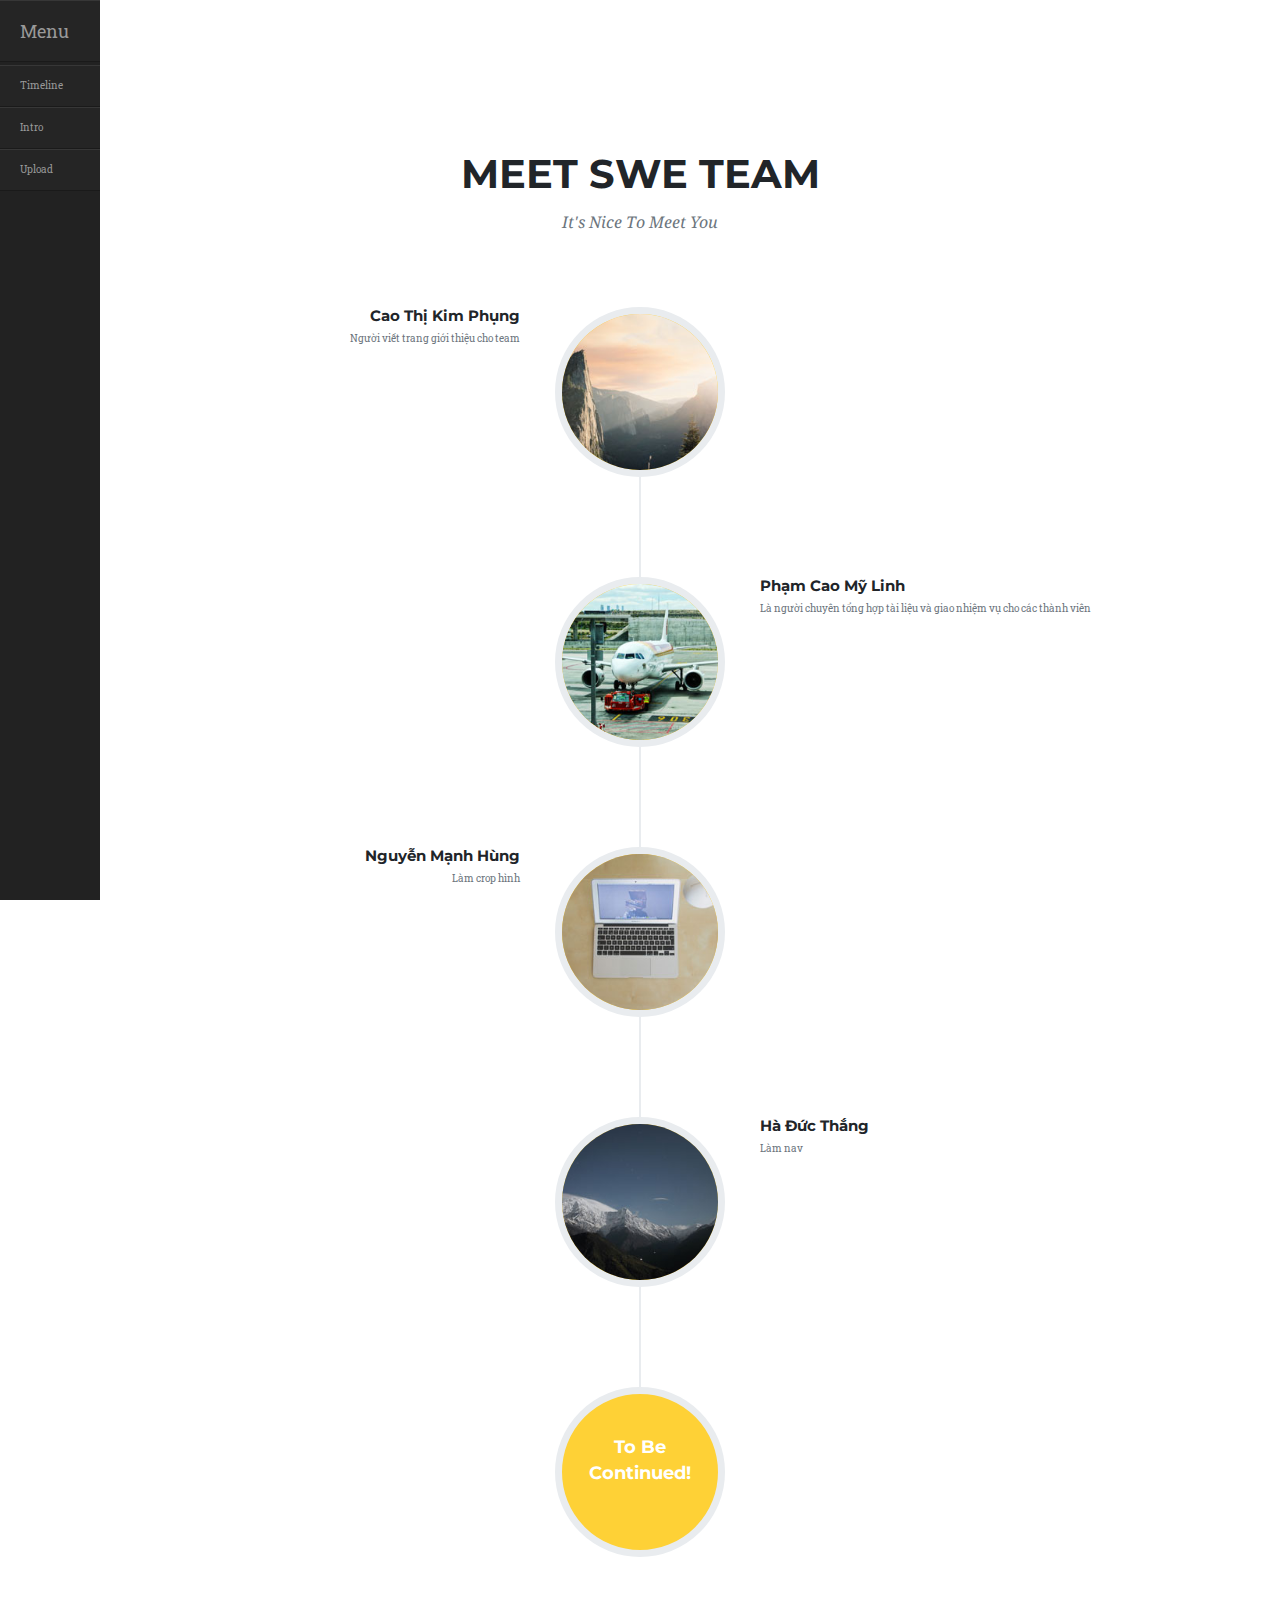
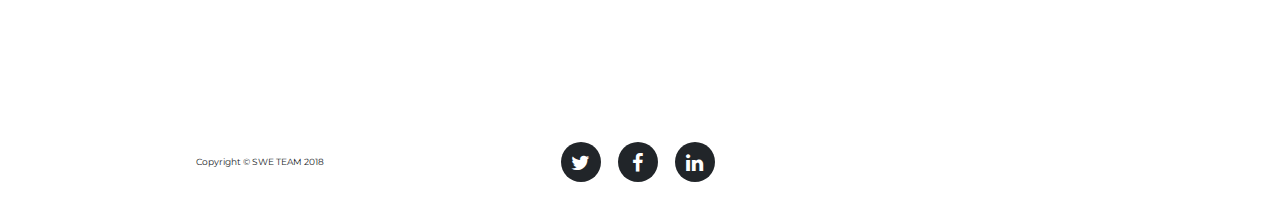
<file: IntroduceTeam.html>
<!DOCTYPE html>
<html>
<head>
  <title></title> 
  <link href="https://netdna.bootstrapcdn.com/bootstrap/3.0.3/css/bootstrap.min.css" rel="stylesheet" id="bootstrap-css">
  <script src="https://netdna.bootstrapcdn.com/bootstrap/3.0.3/js/bootstrap.min.js"></script>
  <script src="https://code.jquery.com/jquery-1.11.1.min.js"></script>
  <link rel="stylesheet" type="text/css" href="css.css">
</head>
<body>
  
<div id="wrapper" class="active">  
    <!-- Sidebar -->
            <!-- Sidebar -->
    <div id="sidebar-wrapper">
        <ul id="sidebar_menu" class="sidebar-nav">
           <li class="sidebar-brand"><a id="menu-toggle" href="#">Menu</a></li>
        </ul>
        <ul class="sidebar-nav" id="sidebar">
          <li><a href="timeline.html">Timeline</a></li>
          
          <li><a href="IntroduceTeam.html">Intro</a></li>
          <li><a href="uploadpage.html">Upload</a></li>
        </ul>
      </div>
          
 </div>    

  <head>

    <meta charset="utf-8">
    <meta name="viewport" content="width=device-width, initial-scale=1, shrink-to-fit=no">
    <meta name="description" content="">
    <meta name="author" content="">

    <title>SWE TEAM</title>

    <!-- Bootstrap core CSS -->
    <link href="vendor/bootstrap/css/bootstrap.min.css" rel="stylesheet">

    <!-- Custom fonts for this template -->
    <link href="vendor/font-awesome/css/font-awesome.min.css" rel="stylesheet" type="text/css">
    <link href="https://fonts.googleapis.com/css?family=Montserrat:400,700" rel="stylesheet" type="text/css">
    <link href='https://fonts.googleapis.com/css?family=Kaushan+Script' rel='stylesheet' type='text/css'>
    <link href='https://fonts.googleapis.com/css?family=Droid+Serif:400,700,400italic,700italic' rel='stylesheet' type='text/css'>
    <link href='https://fonts.googleapis.com/css?family=Roboto+Slab:400,100,300,700' rel='stylesheet' type='text/css'>

    <!-- Custom styles for this template -->
    <link href="css/agency.min.css" rel="stylesheet">

  </head>

  <body id="page-top">

    <!-- Navigation -->
   

    <!-- Header -->


    <!-- About -->
    <section id="about">
      <div class="container">
        <div class="row">
          <div class="col-lg-12 text-center">
            <h2 class="section-heading text-uppercase">Meet SWE Team</h2>
            <h3 class="section-subheading text-muted">It's Nice To Meet You</h3>
          </div>
        </div>
        <div class="row">
          <div class="col-lg-12">
            <ul class="timeline">
              <li>
                <div class="timeline-image">
                  <img class="rounded-circle img-fluid" src="img/about/1.jpg" alt="">
                </div>
                <div class="timeline-panel">
                  <div class="timeline-heading">
                    <h4>Cao Thị Kim Phụng</h4>
                  </div>
                  <div class="timeline-body">
                    <p class="text-muted">Người viết trang giới thiệu cho team</p>
                  </div>
                </div>
              </li>
              <li class="timeline-inverted">
                <div class="timeline-image">
                  <img class="rounded-circle img-fluid" src="img/about/2.jpg" alt="">
                </div>
                <div class="timeline-panel">
                  <div class="timeline-heading">
                    <h4>Phạm Cao Mỹ Linh</h4>
                    
                  </div>
                  <div class="timeline-body">
                    <p class="text-muted">Là người chuyên tổng hợp tài liệu và giao nhiệm vụ cho các thành viên </p>
                  </div>
                </div>
              </li>
              <li>
                <div class="timeline-image">
                  <img class="rounded-circle img-fluid" src="img/about/3.jpg" alt="">
                </div>
                <div class="timeline-panel">
                  <div class="timeline-heading">
                    <h4>Nguyễn Mạnh Hùng</h4>
                   
                  </div>
                  <div class="timeline-body">
                    <p class="text-muted">Làm crop hình</p>
                  </div>
                </div>
              </li>
              <li class="timeline-inverted">
                <div class="timeline-image">
                  <img class="rounded-circle img-fluid" src="img/about/4.jpg" alt="">
                </div>
                <div class="timeline-panel">
                  <div class="timeline-heading">
                    <h4>Hà Đức Thắng</h4>
                 
                  </div>
                  <div class="timeline-body">
                    <p class="text-muted">Làm nav</p>
                  </div>
                </div>
              </li>

              <li class="timeline-inverted">
                <div class="timeline-image">
                  <h4>To Be
                    <br>Continued!</h4>
                </div>
              </li>
            </ul>
          </div>
        </div>
      </div>
    </section>

   

    <!-- Footer -->
    <footer>
      <div class="container">
        <div class="row">
          <div class="col-md-4">
            <span class="copyright">Copyright &copy; SWE TEAM 2018</span>
          </div>
          <div class="col-md-4">
            <ul class="list-inline social-buttons">
              <li class="list-inline-item">
                <a href="#">
                  <i class="fa fa-twitter"></i>
                </a>
              </li>
              <li class="list-inline-item">
                <a href="#">
                  <i class="fa fa-facebook"></i>
                </a>
              </li>
              <li class="list-inline-item">
                <a href="#">
                  <i class="fa fa-linkedin"></i>
                </a>
              </li>
            </ul>
          </div>
          <div class="col-md-4">
            <ul class="list-inline quicklinks">
             
            </ul>
          </div>
        </div>
      </div>
    </footer>

    <!-- Portfolio Modals -->

    <!-- Modal 1 -->
    <div class="portfolio-modal modal fade" id="portfolioModal1" tabindex="-1" role="dialog" aria-hidden="true">
      <div class="modal-dialog">
        <div class="modal-content">
          <div class="close-modal" data-dismiss="modal">
            <div class="lr">
              <div class="rl"></div>
            </div>
          </div>
          <div class="container">
            <div class="row">
              <div class="col-lg-8 mx-auto">
                <div class="modal-body">
                  <!-- Project Details Go Here -->
                  <h2 class="text-uppercase">Project Name</h2>
                  <p class="item-intro text-muted">Lorem ipsum dolor sit amet consectetur.</p>
                  <img class="img-fluid d-block mx-auto" src="img/portfolio/01-full.jpg" alt="">
                  <p>Use this area to describe your project. Lorem ipsum dolor sit amet, consectetur adipisicing elit. Est blanditiis dolorem culpa incidunt minus dignissimos deserunt repellat aperiam quasi sunt officia expedita beatae cupiditate, maiores repudiandae, nostrum, reiciendis facere nemo!</p>
                  <ul class="list-inline">
                    <li>Date: January 2017</li>
                    <li>Client: Threads</li>
                    <li>Category: Illustration</li>
                  </ul>
                  <button class="btn btn-primary" data-dismiss="modal" type="button">
                    <i class="fa fa-times"></i>
                    Close Project</button>
                </div>
              </div>
            </div>
          </div>
        </div>
      </div>
    </div>

    <!-- Modal 2 -->
    <div class="portfolio-modal modal fade" id="portfolioModal2" tabindex="-1" role="dialog" aria-hidden="true">
      <div class="modal-dialog">
        <div class="modal-content">
          <div class="close-modal" data-dismiss="modal">
            <div class="lr">
              <div class="rl"></div>
            </div>
          </div>
          <div class="container">
            <div class="row">
              <div class="col-lg-8 mx-auto">
                <div class="modal-body">
                  <!-- Project Details Go Here -->
                  <h2 class="text-uppercase">Project Name</h2>
                  <p class="item-intro text-muted">Lorem ipsum dolor sit amet consectetur.</p>
                  <img class="img-fluid d-block mx-auto" src="img/portfolio/02-full.jpg" alt="">
                  <p>Use this area to describe your project. Lorem ipsum dolor sit amet, consectetur adipisicing elit. Est blanditiis dolorem culpa incidunt minus dignissimos deserunt repellat aperiam quasi sunt officia expedita beatae cupiditate, maiores repudiandae, nostrum, reiciendis facere nemo!</p>
                  <ul class="list-inline">
                    <li>Date: January 2017</li>
                    <li>Client: Explore</li>
                    <li>Category: Graphic Design</li>
                  </ul>
                  <button class="btn btn-primary" data-dismiss="modal" type="button">
                    <i class="fa fa-times"></i>
                    Close Project</button>
                </div>
              </div>
            </div>
          </div>
        </div>
      </div>
    </div>

    <!-- Modal 3 -->
    <div class="portfolio-modal modal fade" id="portfolioModal3" tabindex="-1" role="dialog" aria-hidden="true">
      <div class="modal-dialog">
        <div class="modal-content">
          <div class="close-modal" data-dismiss="modal">
            <div class="lr">
              <div class="rl"></div>
            </div>
          </div>
          <div class="container">
            <div class="row">
              <div class="col-lg-8 mx-auto">
                <div class="modal-body">
                  <!-- Project Details Go Here -->
                  <h2 class="text-uppercase">Project Name</h2>
                  <p class="item-intro text-muted">Lorem ipsum dolor sit amet consectetur.</p>
                  <img class="img-fluid d-block mx-auto" src="img/portfolio/03-full.jpg" alt="">
                  <p>Use this area to describe your project. Lorem ipsum dolor sit amet, consectetur adipisicing elit. Est blanditiis dolorem culpa incidunt minus dignissimos deserunt repellat aperiam quasi sunt officia expedita beatae cupiditate, maiores repudiandae, nostrum, reiciendis facere nemo!</p>
                  <ul class="list-inline">
                    <li>Date: January 2017</li>
                    <li>Client: Finish</li>
                    <li>Category: Identity</li>
                  </ul>
                  <button class="btn btn-primary" data-dismiss="modal" type="button">
                    <i class="fa fa-times"></i>
                    Close Project</button>
                </div>
              </div>
            </div>
          </div>
        </div>
      </div>
    </div>

    <!-- Modal 4 -->
    <div class="portfolio-modal modal fade" id="portfolioModal4" tabindex="-1" role="dialog" aria-hidden="true">
      <div class="modal-dialog">
        <div class="modal-content">
          <div class="close-modal" data-dismiss="modal">
            <div class="lr">
              <div class="rl"></div>
            </div>
          </div>
          <div class="container">
            <div class="row">
              <div class="col-lg-8 mx-auto">
                <div class="modal-body">
                  <!-- Project Details Go Here -->
                  <h2 class="text-uppercase">Project Name</h2>
                  <p class="item-intro text-muted">Lorem ipsum dolor sit amet consectetur.</p>
                  <img class="img-fluid d-block mx-auto" src="img/portfolio/04-full.jpg" alt="">
                  <p>Use this area to describe your project. Lorem ipsum dolor sit amet, consectetur adipisicing elit. Est blanditiis dolorem culpa incidunt minus dignissimos deserunt repellat aperiam quasi sunt officia expedita beatae cupiditate, maiores repudiandae, nostrum, reiciendis facere nemo!</p>
                  <ul class="list-inline">
                    <li>Date: January 2017</li>
                    <li>Client: Lines</li>
                    <li>Category: Branding</li>
                  </ul>
                  <button class="btn btn-primary" data-dismiss="modal" type="button">
                    <i class="fa fa-times"></i>
                    Close Project</button>
                </div>
              </div>
            </div>
          </div>
        </div>
      </div>
    </div>

    <!-- Modal 5 -->
    <div class="portfolio-modal modal fade" id="portfolioModal5" tabindex="-1" role="dialog" aria-hidden="true">
      <div class="modal-dialog">
        <div class="modal-content">
          <div class="close-modal" data-dismiss="modal">
            <div class="lr">
              <div class="rl"></div>
            </div>
          </div>
          <div class="container">
            <div class="row">
              <div class="col-lg-8 mx-auto">
                <div class="modal-body">
                  <!-- Project Details Go Here -->
                  <h2 class="text-uppercase">Project Name</h2>
                  <p class="item-intro text-muted">Lorem ipsum dolor sit amet consectetur.</p>
                  <img class="img-fluid d-block mx-auto" src="img/portfolio/05-full.jpg" alt="">
                  <p>Use this area to describe your project. Lorem ipsum dolor sit amet, consectetur adipisicing elit. Est blanditiis dolorem culpa incidunt minus dignissimos deserunt repellat aperiam quasi sunt officia expedita beatae cupiditate, maiores repudiandae, nostrum, reiciendis facere nemo!</p>
                  <ul class="list-inline">
                    <li>Date: January 2017</li>
                    <li>Client: Southwest</li>
                    <li>Category: Website Design</li>
                  </ul>
                  <button class="btn btn-primary" data-dismiss="modal" type="button">
                    <i class="fa fa-times"></i>
                    Close Project</button>
                </div>
              </div>
            </div>
          </div>
        </div>
      </div>
    </div>

    <!-- Modal 6 -->
    <div class="portfolio-modal modal fade" id="portfolioModal6" tabindex="-1" role="dialog" aria-hidden="true">
      <div class="modal-dialog">
        <div class="modal-content">
          <div class="close-modal" data-dismiss="modal">
            <div class="lr">
              <div class="rl"></div>
            </div>
          </div>
          <div class="container">
            <div class="row">
              <div class="col-lg-8 mx-auto">
                <div class="modal-body">
                  <!-- Project Details Go Here -->
                  <h2 class="text-uppercase">Project Name</h2>
                  <p class="item-intro text-muted">Lorem ipsum dolor sit amet consectetur.</p>
                  <img class="img-fluid d-block mx-auto" src="img/portfolio/06-full.jpg" alt="">
                  <p>Use this area to describe your project. Lorem ipsum dolor sit amet, consectetur adipisicing elit. Est blanditiis dolorem culpa incidunt minus dignissimos deserunt repellat aperiam quasi sunt officia expedita beatae cupiditate, maiores repudiandae, nostrum, reiciendis facere nemo!</p>
                  <ul class="list-inline">
                    <li>Date: January 2017</li>
                    <li>Client: Window</li>
                    <li>Category: Photography</li>
                  </ul>
                  <button class="btn btn-primary" data-dismiss="modal" type="button">
                    <i class="fa fa-times"></i>
                    Close Project</button>
                </div>
              </div>
            </div>
          </div>
        </div>
      </div>
    </div>

    <!-- Bootstrap core JavaScript -->
    <script src="vendor/jquery/jquery.min.js"></script>
    <script src="vendor/bootstrap/js/bootstrap.bundle.min.js"></script>

    <!-- Plugin JavaScript -->
    <script src="vendor/jquery-easing/jquery.easing.min.js"></script>

    <!-- Contact form JavaScript -->
    <script src="js/jqBootstrapValidation.js"></script>
    <script src="js/contact_me.js"></script>

    <!-- Custom scripts for this template -->
    <script src="js/agency.min.js"></script>

  </body>

</html>
</file>
<file: css.css>
.row{
    margin-left:0px;
    margin-right:0px;
}

#wrapper {
    padding-left: 70px;
    transition: all .4s ease 0s;
    height: 100%
}

#sidebar-wrapper {
    margin-left: -150px;
    left: 70px;
    width: 100px;
    background: #222;
    position: fixed;
    height: 100%;
    z-index: 10000;
    transition: all .4s ease 0s;
}

.sidebar-nav {
    display: block;
    float: left;
    width: 100px;
    list-style: none;
    margin: 0;
    padding: 0;
}
#page-content-wrapper {
    padding-left: 0;
    margin-left: 0;
    width: 150%;
    height: auto;
}
#wrapper.active {
    padding-left: 150px;
}
#wrapper.active #sidebar-wrapper {
    left: 150px;
}

#page-content-wrapper {
  width: 100%;
}

#sidebar_menu li a, .sidebar-nav li a {
    color: #999;
    display: block;
    float: left;
    text-decoration: none;
    width: 100px;
    background: #252525;
    border-top: 1px solid #373737;
    border-bottom: 1px solid #1A1A1A;
    -webkit-transition: background .5s;
    -moz-transition: background .5s;
    -o-transition: background .5s;
    -ms-transition: background .5s;
    transition: background .5s;
}
.sidebar_name {
    padding-top: 25px;
    color: #fff;
    opacity: .7;
}

.sidebar-nav li {
  line-height: 40px;
  text-indent: 20px;
}

.sidebar-nav li a {
  color: #999999;
  display: block;
  text-decoration: none;
}

.sidebar-nav li a:hover {
  color: #fff;
  background: rgba(255,255,255,0.2);
  text-decoration: none;
}

.sidebar-nav li a:active,
.sidebar-nav li a:focus {
  text-decoration: none;
}

.sidebar-nav > .sidebar-brand {
  height: 65px;
  line-height: 60px;
  font-size: 18px;
}

.sidebar-nav > .sidebar-brand a {
  color: #999999;
}

.sidebar-nav > .sidebar-brand a:hover {
  color: #fff;
  background: none;
}

#main_icon
{
    float:right;
   padding-right: 65px;
   padding-top:20px;
}
.sub_icon
{
    float:right;
   padding-right: 65px;
   padding-top:10px;
}
.content-header {
  height: 65px;
  line-height: 65px;
}

.content-header h1 {
  margin: 0;
  margin-left: 20px;
  line-height: 65px;
  display: inline-block;
}

@media (max-width:767px) {
#wrapper {
    padding-left: 70px;
    transition: all .4s ease 0s;
}
#sidebar-wrapper {
    left: 70px;
}
#wrapper.active {
    padding-left: 150px;
}
#wrapper.active #sidebar-wrapper {
    left: 150px;
    width: 150px;
    transition: all .4s ease 0s;
}
}
</file>
<file: css/agency.min.css>
body{overflow-x:hidden;font-family:'Roboto Slab','Helvetica Neue',Helvetica,Arial,sans-serif}p{line-height:1.75}a{color:#fed136}a:hover{color:#fec503}.text-primary{color:#fed136!important}h1,h2,h3,h4,h5,h6{font-weight:700;font-family:Montserrat,'Helvetica Neue',Helvetica,Arial,sans-serif}section{padding:100px 0}section h2.section-heading{font-size:40px;margin-top:0;margin-bottom:15px}section h3.section-subheading{font-size:16px;font-weight:400;font-style:italic;margin-bottom:75px;text-transform:none;font-family:'Droid Serif','Helvetica Neue',Helvetica,Arial,sans-serif}@media (min-width:768px){section{padding:150px 0}}.btn{font-family:Montserrat,'Helvetica Neue',Helvetica,Arial,sans-serif;font-weight:700}.btn-xl{font-size:18px;padding:20px 40px}.btn-primary{background-color:#fed136;border-color:#fed136}.btn-primary:active,.btn-primary:focus,.btn-primary:hover{background-color:#fec810!important;border-color:#fec810!important;color:#fff}.btn-primary:active,.btn-primary:focus{box-shadow:0 0 0 .2rem rgba(254,209,55,.5)!important}::-moz-selection{background:#fed136;text-shadow:none}::selection{background:#fed136;text-shadow:none}img::selection{background:0 0}img::-moz-selection{background:0 0}#mainNav{background-color:#212529}#mainNav .navbar-toggler{font-size:12px;right:0;padding:13px;text-transform:uppercase;color:#fff;border:0;background-color:#fed136;font-family:Montserrat,'Helvetica Neue',Helvetica,Arial,sans-serif}#mainNav .navbar-brand{color:#fed136;font-family:'Kaushan Script','Helvetica Neue',Helvetica,Arial,cursive}#mainNav .navbar-brand.active,#mainNav .navbar-brand:active,#mainNav .navbar-brand:focus,#mainNav .navbar-brand:hover{color:#fec503}#mainNav .navbar-nav .nav-item .nav-link{font-size:90%;font-weight:400;padding:.75em 0;letter-spacing:1px;color:#fff;font-family:Montserrat,'Helvetica Neue',Helvetica,Arial,sans-serif}#mainNav .navbar-nav .nav-item .nav-link.active,#mainNav .navbar-nav .nav-item .nav-link:hover{color:#fed136}@media (min-width:992px){#mainNav{padding-top:25px;padding-bottom:25px;-webkit-transition:padding-top .3s,padding-bottom .3s;-moz-transition:padding-top .3s,padding-bottom .3s;transition:padding-top .3s,padding-bottom .3s;border:none;background-color:transparent}#mainNav .navbar-brand{font-size:1.75em;-webkit-transition:all .3s;-moz-transition:all .3s;transition:all .3s}#mainNav .navbar-nav .nav-item .nav-link{padding:1.1em 1em!important}#mainNav.navbar-shrink{padding-top:0;padding-bottom:0;background-color:#212529}#mainNav.navbar-shrink .navbar-brand{font-size:1.25em;padding:12px 0}}header.masthead{text-align:center;color:#fff;background-image:url(../img/header-bg.jpg);background-repeat:no-repeat;background-attachment:scroll;background-position:center center;-webkit-background-size:cover;-moz-background-size:cover;-o-background-size:cover;background-size:cover}header.masthead .intro-text{padding-top:150px;padding-bottom:100px}header.masthead .intro-text .intro-lead-in{font-size:22px;font-style:italic;line-height:22px;margin-bottom:25px;font-family:'Droid Serif','Helvetica Neue',Helvetica,Arial,sans-serif}header.masthead .intro-text .intro-heading{font-size:50px;font-weight:700;line-height:50px;margin-bottom:25px;font-family:Montserrat,'Helvetica Neue',Helvetica,Arial,sans-serif}@media (min-width:768px){header.masthead .intro-text{padding-top:300px;padding-bottom:200px}header.masthead .intro-text .intro-lead-in{font-size:40px;font-style:italic;line-height:40px;margin-bottom:25px;font-family:'Droid Serif','Helvetica Neue',Helvetica,Arial,sans-serif}header.masthead .intro-text .intro-heading{font-size:75px;font-weight:700;line-height:75px;margin-bottom:50px;font-family:Montserrat,'Helvetica Neue',Helvetica,Arial,sans-serif}}.service-heading{margin:15px 0;text-transform:none}#portfolio .portfolio-item{right:0;margin:0 0 15px}#portfolio .portfolio-item .portfolio-link{position:relative;display:block;max-width:400px;margin:0 auto;cursor:pointer}#portfolio .portfolio-item .portfolio-link .portfolio-hover{position:absolute;width:100%;height:100%;-webkit-transition:all ease .5s;-moz-transition:all ease .5s;transition:all ease .5s;opacity:0;background:rgba(254,209,54,.9)}#portfolio .portfolio-item .portfolio-link .portfolio-hover:hover{opacity:1}#portfolio .portfolio-item .portfolio-link .portfolio-hover .portfolio-hover-content{font-size:20px;position:absolute;top:50%;width:100%;height:20px;margin-top:-12px;text-align:center;color:#fff}#portfolio .portfolio-item .portfolio-link .portfolio-hover .portfolio-hover-content i{margin-top:-12px}#portfolio .portfolio-item .portfolio-link .portfolio-hover .portfolio-hover-content h3,#portfolio .portfolio-item .portfolio-link .portfolio-hover .portfolio-hover-content h4{margin:0}#portfolio .portfolio-item .portfolio-caption{max-width:400px;margin:0 auto;padding:25px;text-align:center;background-color:#fff}#portfolio .portfolio-item .portfolio-caption h4{margin:0;text-transform:none}#portfolio .portfolio-item .portfolio-caption p{font-size:16px;font-style:italic;margin:0;font-family:'Droid Serif','Helvetica Neue',Helvetica,Arial,sans-serif}#portfolio *{z-index:2}@media (min-width:767px){#portfolio .portfolio-item{margin:0 0 30px}}.portfolio-modal{padding-right:0!important}.portfolio-modal .modal-dialog{margin:1rem;max-width:100vw}.portfolio-modal .modal-content{padding:100px 0;text-align:center}.portfolio-modal .modal-content h2{font-size:3em;margin-bottom:15px}.portfolio-modal .modal-content p{margin-bottom:30px}.portfolio-modal .modal-content p.item-intro{font-size:16px;font-style:italic;margin:20px 0 30px;font-family:'Droid Serif','Helvetica Neue',Helvetica,Arial,sans-serif}.portfolio-modal .modal-content ul.list-inline{margin-top:0;margin-bottom:30px}.portfolio-modal .modal-content img{margin-bottom:30px}.portfolio-modal .modal-content button{cursor:pointer}.portfolio-modal .close-modal{position:absolute;top:25px;right:25px;width:75px;height:75px;cursor:pointer;background-color:transparent}.portfolio-modal .close-modal:hover{opacity:.3}.portfolio-modal .close-modal .lr{z-index:1051;width:1px;height:75px;margin-left:35px;-webkit-transform:rotate(45deg);-ms-transform:rotate(45deg);transform:rotate(45deg);background-color:#212529}.portfolio-modal .close-modal .lr .rl{z-index:1052;width:1px;height:75px;-webkit-transform:rotate(90deg);-ms-transform:rotate(90deg);transform:rotate(90deg);background-color:#212529}.timeline{position:relative;padding:0;list-style:none}.timeline:before{position:absolute;top:0;bottom:0;left:40px;width:2px;margin-left:-1.5px;content:'';background-color:#e9ecef}.timeline>li{position:relative;min-height:50px;margin-bottom:50px}.timeline>li:after,.timeline>li:before{display:table;content:' '}.timeline>li:after{clear:both}.timeline>li .timeline-panel{position:relative;float:right;width:100%;padding:0 20px 0 100px;text-align:left}.timeline>li .timeline-panel:before{right:auto;left:-15px;border-right-width:15px;border-left-width:0}.timeline>li .timeline-panel:after{right:auto;left:-14px;border-right-width:14px;border-left-width:0}.timeline>li .timeline-image{position:absolute;z-index:100;left:0;width:80px;height:80px;margin-left:0;text-align:center;color:#fff;border:7px solid #e9ecef;border-radius:100%;background-color:#fed136}.timeline>li .timeline-image h4{font-size:10px;line-height:14px;margin-top:12px}.timeline>li.timeline-inverted>.timeline-panel{float:right;padding:0 20px 0 100px;text-align:left}.timeline>li.timeline-inverted>.timeline-panel:before{right:auto;left:-15px;border-right-width:15px;border-left-width:0}.timeline>li.timeline-inverted>.timeline-panel:after{right:auto;left:-14px;border-right-width:14px;border-left-width:0}.timeline>li:last-child{margin-bottom:0}.timeline .timeline-heading h4{margin-top:0;color:inherit}.timeline .timeline-heading h4.subheading{text-transform:none}.timeline .timeline-body>p,.timeline .timeline-body>ul{margin-bottom:0}@media (min-width:768px){.timeline:before{left:50%}.timeline>li{min-height:100px;margin-bottom:100px}.timeline>li .timeline-panel{float:left;width:41%;padding:0 20px 20px 30px;text-align:right}.timeline>li .timeline-image{left:50%;width:100px;height:100px;margin-left:-50px}.timeline>li .timeline-image h4{font-size:13px;line-height:18px;margin-top:16px}.timeline>li.timeline-inverted>.timeline-panel{float:right;padding:0 30px 20px 20px;text-align:left}}@media (min-width:992px){.timeline>li{min-height:150px}.timeline>li .timeline-panel{padding:0 20px 20px}.timeline>li .timeline-image{width:150px;height:150px;margin-left:-75px}.timeline>li .timeline-image h4{font-size:18px;line-height:26px;margin-top:30px}.timeline>li.timeline-inverted>.timeline-panel{padding:0 20px 20px}}@media (min-width:1200px){.timeline>li{min-height:170px}.timeline>li .timeline-panel{padding:0 20px 20px 100px}.timeline>li .timeline-image{width:170px;height:170px;margin-left:-85px}.timeline>li .timeline-image h4{margin-top:40px}.timeline>li.timeline-inverted>.timeline-panel{padding:0 100px 20px 20px}}.team-member{margin-bottom:50px;text-align:center}.team-member img{width:225px;height:225px;border:7px solid #fff}.team-member h4{margin-top:25px;margin-bottom:0;text-transform:none}.team-member p{margin-top:0}section#contact{background-color:#212529;background-image:url(../img/map-image.png);background-repeat:no-repeat;background-position:center}section#contact .section-heading{color:#fff}section#contact .form-group{margin-bottom:25px}section#contact .form-group input,section#contact .form-group textarea{padding:20px}section#contact .form-group input.form-control{height:auto}section#contact .form-group textarea.form-control{height:248px}section#contact .form-control:focus{border-color:#fed136;box-shadow:none}section#contact ::-webkit-input-placeholder{font-weight:700;color:#ced4da;font-family:Montserrat,'Helvetica Neue',Helvetica,Arial,sans-serif}section#contact :-moz-placeholder{font-weight:700;color:#ced4da;font-family:Montserrat,'Helvetica Neue',Helvetica,Arial,sans-serif}section#contact ::-moz-placeholder{font-weight:700;color:#ced4da;font-family:Montserrat,'Helvetica Neue',Helvetica,Arial,sans-serif}section#contact :-ms-input-placeholder{font-weight:700;color:#ced4da;font-family:Montserrat,'Helvetica Neue',Helvetica,Arial,sans-serif}footer{padding:25px 0;text-align:center}footer span.copyright{font-size:90%;line-height:40px;text-transform:none;font-family:Montserrat,'Helvetica Neue',Helvetica,Arial,sans-serif}footer ul.quicklinks{font-size:90%;line-height:40px;margin-bottom:0;text-transform:none;font-family:Montserrat,'Helvetica Neue',Helvetica,Arial,sans-serif}ul.social-buttons{margin-bottom:0}ul.social-buttons li a{font-size:20px;line-height:40px;display:block;width:40px;height:40px;-webkit-transition:all .3s;-moz-transition:all .3s;transition:all .3s;color:#fff;border-radius:100%;outline:0;background-color:#212529}ul.social-buttons li a:active,ul.social-buttons li a:focus,ul.social-buttons li a:hover{background-color:#fed136}
</file>
